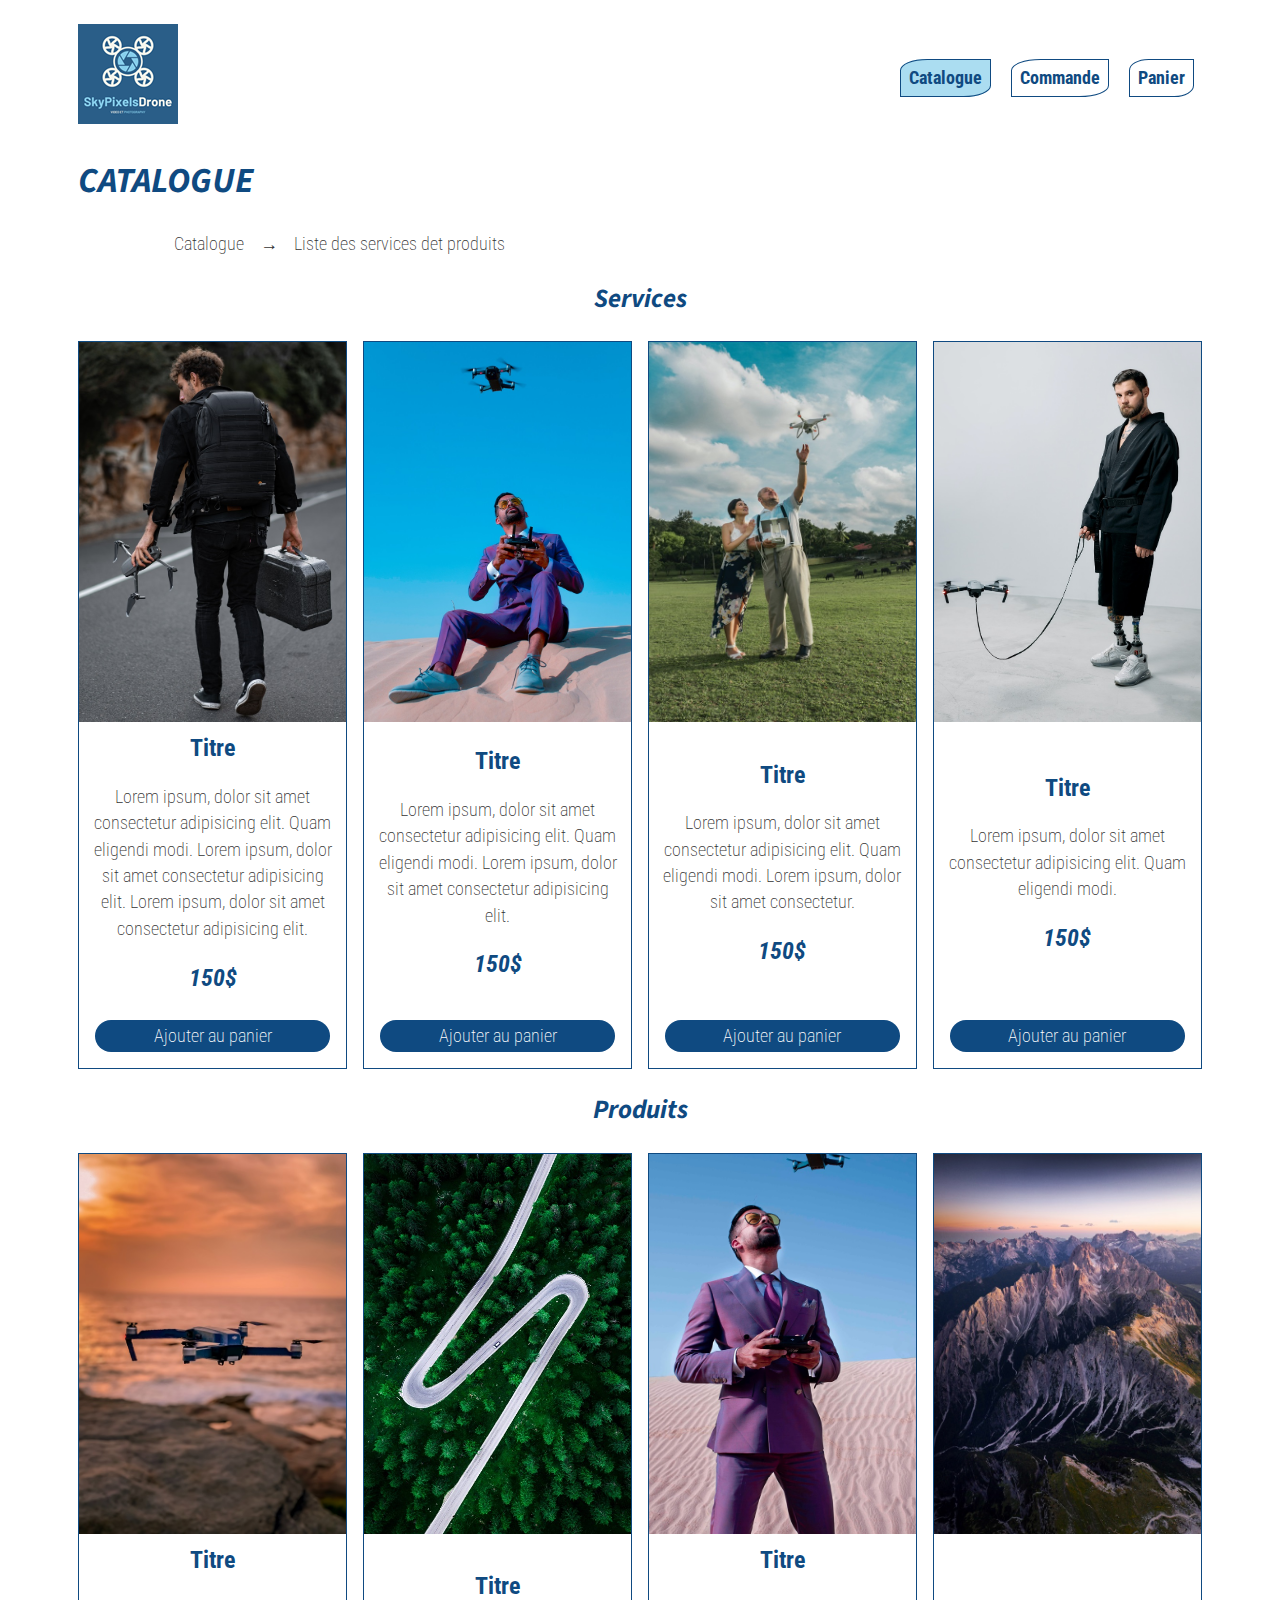
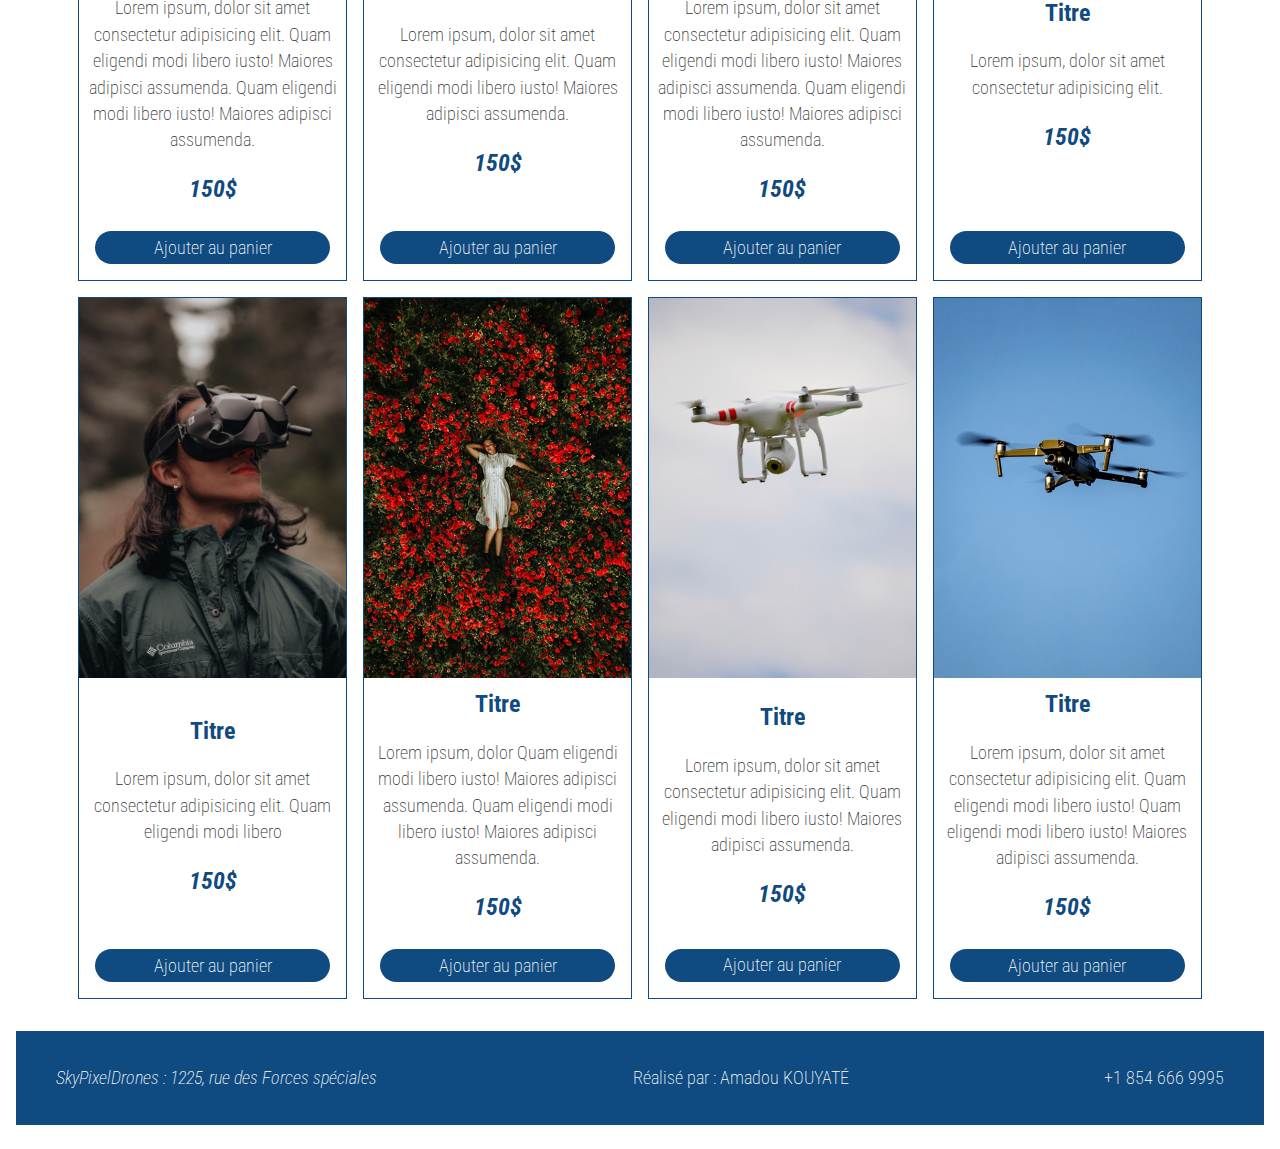
<file: catalogue.html>
<!DOCTYPE html>
<html lang="fr">

<head>
    <meta charset="utf-8">
    <title>SkyPixel-Drones</title>
    <meta name="description"
        content="Explorez le ciel avec SkyPixel Drones, votre destination ultime pour les passionnés de drones. Parcourez notre vaste sélection de drones de haute qualité, des modèles pour débutants aux appareils professionnels. Avec des marques de confiance et un service client exceptionnel, nous rendons l'expérience du vol à portée de main.">
    <meta name="viewport" content="width=device-width, initial-scale=1">

    <link rel="shortcut icon" href="favicon.ico" type="image/x-icon">
    <link rel="stylesheet" href="css/normalize.css" media="all">
    <link rel="stylesheet" href="css/styles.css" media="all">
</head>

<body>
    <header>
        <div class="container">
            <nav class="flex-box">
                <a href="index.html">
                    <img src="img/logo-large.png" alt="Logo du site" class="hide-on-mobile">
                    <img src="img/logo-petit.png" alt="Logo du site" class="show-on-mobile">
                </a>
                <ul class="hide-on-mobile">
                    <li class="lien-active"><a href="catalogue.html">Catalogue</a></li>
                    <li><a href="commande.html">Commande</a></li>
                    <li><a href="panier.html">Panier</a></li>
                </ul>
                <img src="img/hamburger_icon.svg" alt="Menu pour le mobile" class="show-on-mobile">
            </nav>
        </div>
    </header>
    <main>
        <div class="container">
            <h1>Catalogue</h1>
            <div class="breadcrumb">
                <ul>
                    <li><a href="catalogue.html">Catalogue</a><span>→</span></li>
                    <li>Liste des services det produits</li>
                </ul>
            </div>
            <section>
                <h2 class="titre-catalogue">Services</h2>
                <div class="grid-area">
                    <div class="card">
                        <div class="card-img">
                            <img src="img/port_cours_pilotage.jpg" alt="image de drone">
                        </div>
                        <div class="card-content">
                            <span class="card-title">Titre</span>
                            <p>
                                Lorem ipsum, dolor sit amet consectetur adipisicing elit.
                                Quam eligendi modi. Lorem ipsum, dolor sit amet consectetur adipisicing elit.
                                Lorem ipsum, dolor sit amet consectetur adipisicing elit.
                            </p>
                            <span class="prix">150$</span>
                        </div>
                        <a href="#">
                            <div class="card-btn">
                                Ajouter au panier
                            </div>
                        </a>
                    </div>
                    <div class="card">
                        <div class="card-img">
                            <img src="img/port_drone-client8.jpg" alt="image de drone">
                        </div>
                        <div class="card-content">
                            <span class="card-title">Titre</span>
                            <p>
                                Lorem ipsum, dolor sit amet consectetur adipisicing elit.
                                Quam eligendi modi. Lorem ipsum, dolor sit amet consectetur adipisicing elit.
                            </p>
                            <span class="prix">150$</span>
                        </div>
                        <a href="#">
                            <div class="card-btn">
                                Ajouter au panier
                            </div>
                        </a>
                    </div>
                    <div class="card">
                        <div class="card-img">
                            <img src="img/port_client4.jpg" alt="image de drone">
                        </div>
                        <div class="card-content">
                            <span class="card-title">Titre</span>
                            <p>
                                Lorem ipsum, dolor sit amet consectetur adipisicing elit.
                                Quam eligendi modi.
                                Lorem ipsum, dolor sit amet consectetur.

                            </p>
                            <span class="prix">150$</span>
                        </div>
                        <a href="#">
                            <div class="card-btn">
                                Ajouter au panier
                            </div>
                        </a>
                    </div>
                    <div class="card">
                        <div class="card-img">
                            <img src="img/port_cours_pilotage2.jpg" alt="image de drone">
                        </div>
                        <div class="card-content">
                            <span class="card-title">Titre</span>
                            <p>
                                Lorem ipsum, dolor sit amet consectetur adipisicing elit.
                                Quam eligendi modi.
                            </p>
                            <span class="prix">150$</span>
                        </div>
                        <a href="#">
                            <div class="card-btn">
                                Ajouter au panier
                            </div>
                        </a>
                    </div>
                </div>
            </section>
            <section>
                <h2 class="titre-catalogue">produits</h2>
                <div class="grid-area">
                    <div class="card">
                        <div class="card-img">
                            <img src="img/produits/port_drone-mer.jpg" alt="image de drone">
                        </div>
                        <div class="card-content">
                            <span class="card-title">Titre</span>
                            <p>
                                Lorem ipsum, dolor sit amet consectetur adipisicing elit.
                                Quam eligendi modi libero iusto! Maiores adipisci assumenda.
                                Quam eligendi modi libero iusto! Maiores adipisci assumenda.

                            </p>
                            <span class="prix">150$</span>
                        </div>
                        <a href="#">
                            <div class="card-btn">
                                Ajouter au panier
                            </div>
                        </a>
                    </div>
                    <div class="card">
                        <div class="card-img">
                            <img src="img/produits/port_route2.jpg" alt="image de drone">
                        </div>
                        <div class="card-content">
                            <span class="card-title">Titre</span>
                            <p>
                                Lorem ipsum, dolor sit amet consectetur adipisicing elit.
                                Quam eligendi modi libero iusto!
                                Maiores adipisci assumenda.
                            </p>
                            <span class="prix">150$</span>
                        </div>
                        <a href="#">
                            <div class="card-btn">
                                Ajouter au panier
                            </div>
                        </a>
                    </div>
                    <div class="card">
                        <div class="card-img">
                            <img src="img/produits/port_drone-client7.jpg" alt="image de drone">
                        </div>
                        <div class="card-content">
                            <span class="card-title">Titre</span>
                            <p>
                                Lorem ipsum, dolor sit amet consectetur adipisicing elit.
                                Quam eligendi modi libero iusto! Maiores adipisci assumenda.
                                Quam eligendi modi libero iusto! Maiores adipisci assumenda.
                            </p>
                            <span class="prix">150$</span>
                        </div>
                        <a href="#">
                            <div class="card-btn">
                                Ajouter au panier
                            </div>
                        </a>
                    </div>
                    <div class="card">
                        <div class="card-img">
                            <img src="img/produits/port_montagnes.jpg" alt="image de drone">
                        </div>
                        <div class="card-content">
                            <span class="card-title">Titre</span>
                            <p>
                                Lorem ipsum, dolor sit amet consectetur adipisicing elit.
                            </p>
                            <span class="prix">150$</span>
                        </div>
                        <a href="#">
                            <div class="card-btn">
                                Ajouter au panier
                            </div>
                        </a>
                    </div>
                    <div class="card">
                        <div class="card-img">
                            <img src="img/produits/port_client5.jpg" alt="image de drone">
                        </div>
                        <div class="card-content">
                            <span class="card-title">Titre</span>
                            <p>
                                Lorem ipsum, dolor sit amet consectetur adipisicing elit.
                                Quam eligendi modi libero
                            </p>
                            <span class="prix">150$</span>
                        </div>
                        <a href="#">
                            <div class="card-btn">
                                Ajouter au panier
                            </div>
                        </a>
                    </div>
                    <div class="card">
                        <div class="card-img">
                            <img src="img/produits/port_modele1.jpg" alt="image de drone">
                        </div>
                        <div class="card-content">
                            <span class="card-title">Titre</span>
                            <p>
                                Lorem ipsum, dolor
                                Quam eligendi modi libero iusto! Maiores adipisci assumenda.
                                Quam eligendi modi libero iusto! Maiores adipisci assumenda.
                            </p>
                            <span class="prix">150$</span>
                        </div>
                        <a href="#">
                            <div class="card-btn">
                                Ajouter au panier
                            </div>
                        </a>
                    </div>
                    <div class="card">
                        <div class="card-img">
                            <img src="img/produits/drone-02.jpg" alt="image de drone">
                        </div>
                        <div class="card-content">
                            <span class="card-title">Titre</span>
                            <p>
                                Lorem ipsum, dolor sit amet consectetur adipisicing elit.
                                Quam eligendi modi libero iusto! Maiores adipisci assumenda.
                            </p>
                            <span class="prix">150$</span>
                        </div>
                        <a href="#">
                            <div class="card-btn">
                                Ajouter au panier
                            </div>
                        </a>
                    </div>
                    <div class="card">
                        <div class="card-img">
                            <img src="img/produits/drone-09.jpg" alt="image de drone">
                        </div>
                        <div class="card-content">
                            <span class="card-title">Titre</span>
                            <p>
                                Lorem ipsum, dolor sit amet consectetur adipisicing elit.
                                Quam eligendi modi libero iusto!
                                Quam eligendi modi libero iusto! Maiores adipisci assumenda.
                            </p>
                            <span class="prix">150$</span>
                        </div>
                        <a href="#">
                            <div class="card-btn">
                                Ajouter au panier
                            </div>
                        </a>
                    </div>
                </div>
            </section>
        </div>
    </main>
    <footer class="flex-box">
        <address>
            SkyPixelDrones : 1225, rue des Forces spéciales
        </address>
        <p>
            Réalisé par : Amadou KOUYAT&Eacute;
        </p>
        <a href="tel:+18546669995">+1 854 666 9995</a>
    </footer>
</body>

</html>
</file>
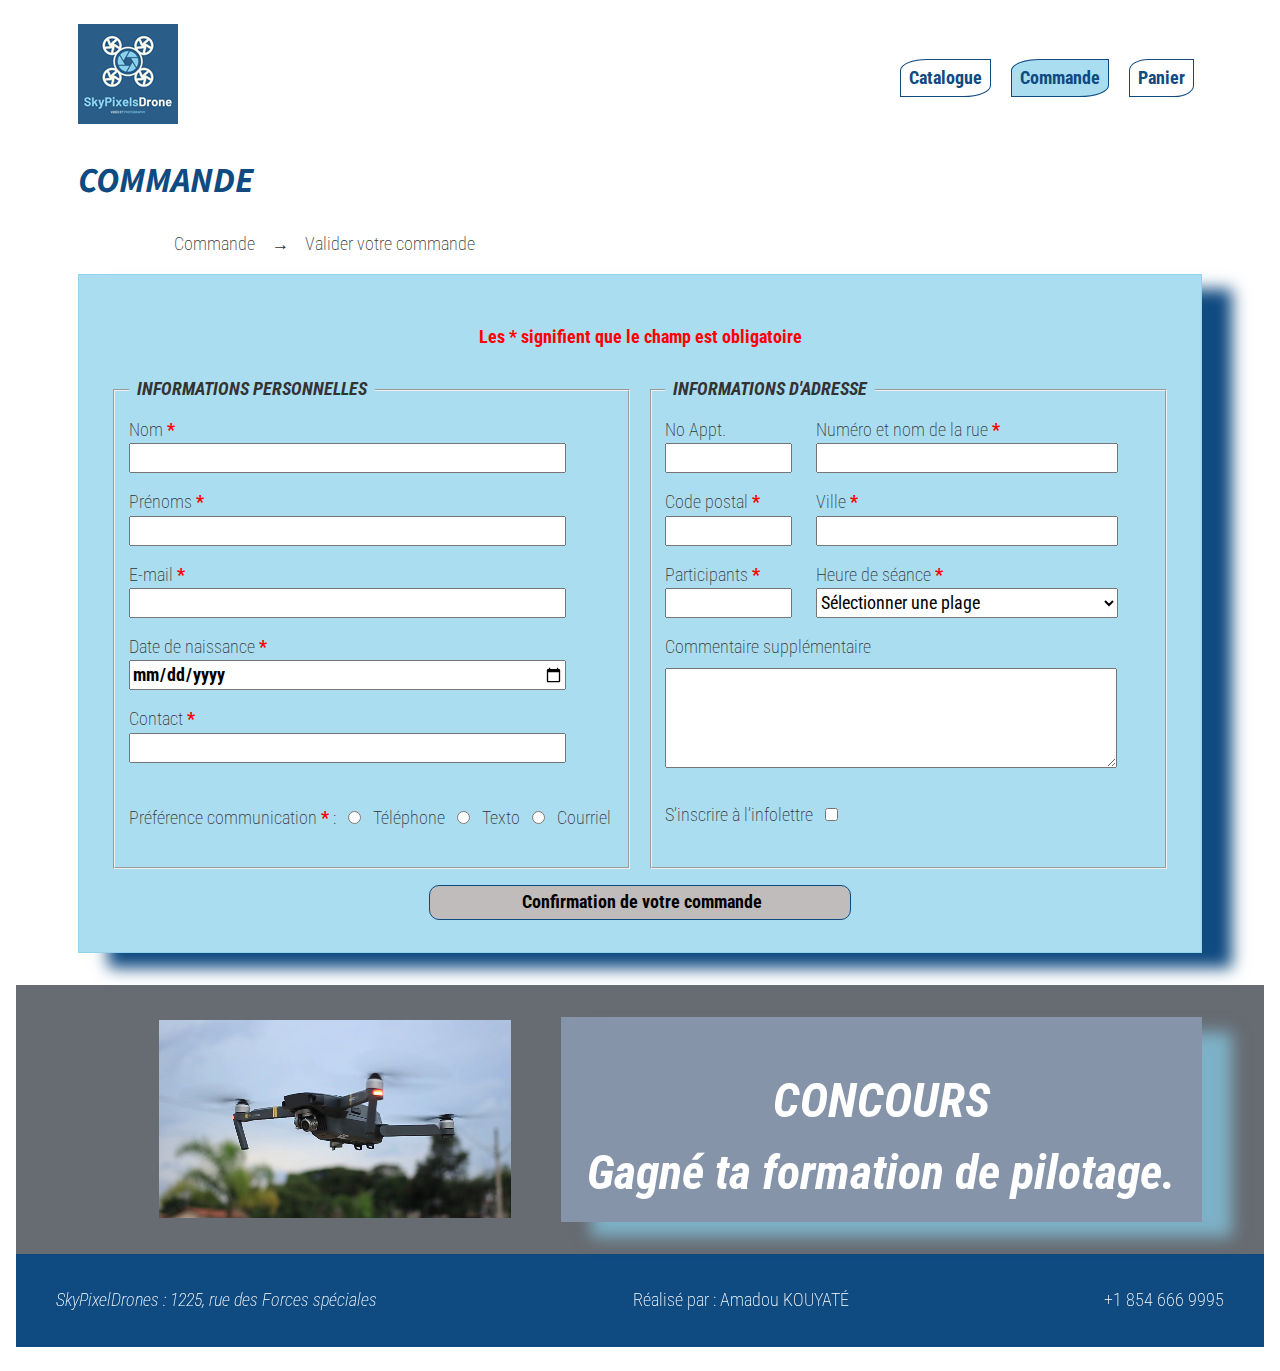
<file: commande.html>
<!DOCTYPE html>
<html lang="fr">

<head>
    <meta charset="utf-8">
    <title>SkyPixel-Drones</title>
    <meta name="description"
        content="Explorez le ciel avec SkyPixel Drones, votre destination ultime pour les passionnés de drones. Parcourez notre vaste sélection de drones de haute qualité, des modèles pour débutants aux appareils professionnels. Avec des marques de confiance et un service client exceptionnel, nous rendons l'expérience du vol à portée de main.">
    <meta name="viewport" content="width=device-width, initial-scale=1">

    <link rel="shortcut icon" href="favicon.ico" type="image/x-icon">
    <link rel="stylesheet" href="css/normalize.css" media="all">
    <link rel="stylesheet" href="css/styles.css" media="all">
</head>

<body>
    <header>
        <div class="container">
            <nav class="flex-box">
                <a href="index.html">
                    <img src="img/logo-large.png" alt="Logo du site" class="hide-on-mobile">
                    <img src="img/logo-petit.png" alt="Logo du site" class="show-on-mobile">
                </a>
                <ul class="hide-on-mobile">
                    <li><a href="catalogue.html">Catalogue</a></li>
                    <li class="lien-active"><a href="commande.html">Commande</a></li>
                    <li><a href="panier.html">Panier</a></li>
                </ul>
                <img src="img/hamburger_icon.svg" alt="Menu pour le mobile" class="show-on-mobile">
            </nav>
        </div>
    </header>
    <main>
        <div class="container">
            <h1>Commande</h1>
            <div class="breadcrumb">
                <ul>
                    <li><a href="commande.html">Commande</a><span>→</span></li>
                    <li>Valider votre commande</li>
                </ul>
            </div>
            <div class="form-box">
                <p>Les * signifient que le champ est obligatoire</p>
                <form action="confirmation.html">
                    <div class="grid-2-column">
                        <fieldset>
                            <legend>Informations personnelles</legend>
                            <div>
                                <label for="textNom">Nom <span>*</span> </label>
                                <input type="text" name="textNom" id="textNom" required>
                            </div>
                            <div>
                                <label for="textPrenom">Prénoms <span>*</span> </label>
                                <input type="text" name="textPrenom" id="textPrenom" required>
                            </div>
                            <div>
                                <label for="textEmail">E-mail <span>*</span> </label>
                                <input type="email" name="textEmail" id="textEmail" required>
                            </div>
                            <div>
                                <label for="textDateNaissanse">Date de naissance <span>*</span> </label>
                                <input type="date" name="textDateNaissanse" id="textDateNaissanse" required>
                            </div>
                            <div>
                                <label for="textTel">Contact <span>*</span></label>
                                <input type="tel" name="textTel" id="textTel" required>
                            </div>
                            <div>
                                <label for="telephone_preference">Préférence communication <span>*</span> :</label>
                                <input type="radio" name="preference" id="telephone_preference" value="Telephone"
                                    required>
                                <label for="telephone_preference">Téléphone</label>

                                <input type="radio" name="preference" id="texto_preference" value="Texto">
                                <label for="texto_preference">Texto</label>

                                <input type="radio" name="preference" id="courriel_preference" value="Courriel">
                                <label for="courriel_preference">Courriel</label>
                            </div>
                        </fieldset>
                        <fieldset>
                            <legend>Informations d'adresse</legend>
                            <div class="flex-box format-mobile">
                                <div class="input-inline-block col-1">
                                    <label for="textApp">No Appt.</label>
                                    <input type="text" name="textApp" id="textApp">
                                </div>
                                <div class="input-inline-block col-3">
                                    <label for="textNomRue">Numéro et nom de la rue <span>*</span> </label>
                                    <input type="text" name="textNomRue" id="textNomRue" required>
                                </div>
                            </div>
                            <div class="flex-box format-mobile">
                                <div class="input-inline-block col-1">
                                    <label for="textCodePost">Code postal <span>*</span></label>
                                    <input type="text" name="textCodePost" id="textCodePost" required>
                                </div>
                                <div class="input-inline-block col-3">
                                    <label for="textVille">Ville <span>*</span></label>
                                    <input type="text" name="textVille" id="textVille" required>
                                </div>
                            </div>
                            <div class="flex-box format-mobile">
                                <div class="input-inline-block col-1">
                                    <label for="textParticipant">Participants <span>*</span></label>
                                    <input type="number" max="4" min="1" name="textParticipant" id="textParticipant"
                                        required>
                                </div>
                                <div class="col-3">
                                    <label for="heureSeance"> Heure de séance <span>*</span></label>
                                    <select name="heureSeance" id="heureSeance" required>
                                        <option value=""> Sélectionner une plage </option>
                                        <option value="9h30-12h00">9 h 30 à 12 h 00</option>
                                        <option value="13h30-16h00">13 h 30 à 16 h 00</option>
                                        <option value="19h30-21h00">19 h 30 à 21 h 00</option>
                                        <option value="21h30-00h00"> 21 h 30 à 00 h 00</option>
                                    </select>
                                </div>
                            </div>
                            <div>
                                <label for="textCommentaire">Commentaire supplémentaire</label>
                                <textarea name="textCommentaire" id="textCommentaire" maxlength="150"></textarea>
                            </div>
                            <div>
                                <label for="infolettre">S’inscrire à l’infolettre</label>
                                <input type="checkbox" name="infolettre" id="infolettre" value="infolettre">
                            </div>
                        </fieldset>
                    </div>
                    <div class="form-btn">
                        <input type="submit" id="Envoyer" value=" Confirmation de votre commande">
                    </div>
                </form>
            </div>
        </div>
        <div class="theme-sombre">
            <div class="flex-box container">
                <div class="video-concour">
                    <video loop autoplay muted>
                        <source src="medias/drone.mp4" type="video/mp4">
                    </video>
                </div>
                <div class="slogan-concour theme-clair">
                    <p>
                        CONCOURS <br> Gagné ta formation de pilotage.
                    </p>
                </div>
            </div>
        </div>
    </main>
    <footer class="flex-box concour">
        <address>
            SkyPixelDrones : 1225, rue des Forces spéciales
        </address>
        <p>
            Réalisé par : Amadou KOUYAT&Eacute;
        </p>
        <a href="tel:+18546669995">+1 854 666 9995</a>
    </footer>
</body>

</html>
</file>
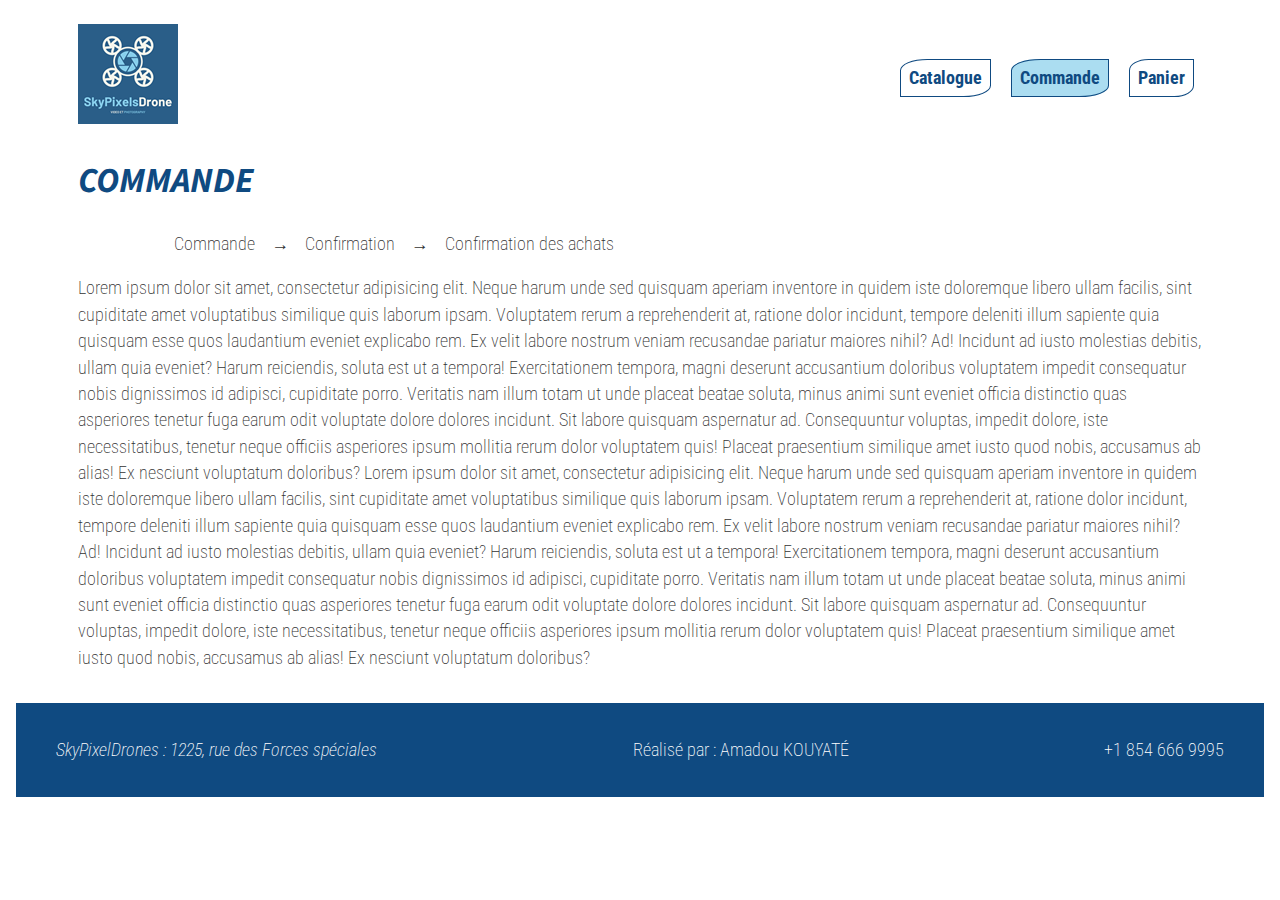
<file: confirmation.html>
<!DOCTYPE html>
<html lang="fr">

<head>
    <meta charset="utf-8">
    <title>SkyPixel-Drones</title>
    <meta name="description"
        content="Explorez le ciel avec SkyPixel Drones, votre destination ultime pour les passionnés de drones. Parcourez notre vaste sélection de drones de haute qualité, des modèles pour débutants aux appareils professionnels. Avec des marques de confiance et un service client exceptionnel, nous rendons l'expérience du vol à portée de main.">
    <meta name="viewport" content="width=device-width, initial-scale=1">

    <link rel="shortcut icon" href="favicon.ico" type="image/x-icon">
    <link rel="stylesheet" href="css/normalize.css" media="all">
    <link rel="stylesheet" href="css/styles.css" media="all">
</head>

<body>
    <header>
        <div class="container">
            <nav class="flex-box">
                <a href="index.html">
                    <img src="img/logo-large.png" alt="Logo du site" class="hide-on-mobile">
                    <img src="img/logo-petit.png" alt="Logo du site" class="show-on-mobile">
                </a>
                <ul class="hide-on-mobile">
                    <li><a href="catalogue.html">Catalogue</a></li>
                    <li class="lien-active"><a href="commande.html">Commande</a></li>
                    <li><a href="panier.html">Panier</a></li>
                </ul>
                <img src="img/hamburger_icon.svg" alt="Menu pour le mobile" class="show-on-mobile">
            </nav>
        </div>
    </header>
    <main>
        <div class="container">
            <h1>Commande</h1>
            <div class="breadcrumb">
                <ul>
                    <li><a href="commande.html">Commande</a><span>→</span></li>
                    <li><a href="#">Confirmation</a><span>→</span></li>
                    <li>Confirmation des achats</li>
                </ul>
            </div>
            <p>
                Lorem ipsum dolor sit amet, consectetur adipisicing elit. Neque harum unde sed quisquam aperiam
                inventore in quidem iste doloremque libero ullam facilis, sint cupiditate amet voluptatibus similique
                quis laborum ipsam.
                Voluptatem rerum a reprehenderit at, ratione dolor incidunt, tempore deleniti illum sapiente quia
                quisquam esse quos laudantium eveniet explicabo rem. Ex velit labore nostrum veniam recusandae pariatur
                maiores nihil? Ad!
                Incidunt ad iusto molestias debitis, ullam quia eveniet? Harum reiciendis, soluta est ut a tempora!
                Exercitationem tempora, magni deserunt accusantium doloribus voluptatem impedit consequatur nobis
                dignissimos id adipisci, cupiditate porro.
                Veritatis nam illum totam ut unde placeat beatae soluta, minus animi sunt eveniet officia distinctio
                quas asperiores tenetur fuga earum odit voluptate dolore dolores incidunt. Sit labore quisquam
                aspernatur ad.
                Consequuntur voluptas, impedit dolore, iste necessitatibus, tenetur neque officiis asperiores ipsum
                mollitia rerum dolor voluptatem quis! Placeat praesentium similique amet iusto quod nobis, accusamus ab
                alias! Ex nesciunt voluptatum doloribus?

                Lorem ipsum dolor sit amet, consectetur adipisicing elit. Neque harum unde sed quisquam aperiam
                inventore in quidem iste doloremque libero ullam facilis, sint cupiditate amet voluptatibus similique
                quis laborum ipsam.
                Voluptatem rerum a reprehenderit at, ratione dolor incidunt, tempore deleniti illum sapiente quia
                quisquam esse quos laudantium eveniet explicabo rem. Ex velit labore nostrum veniam recusandae pariatur
                maiores nihil? Ad!
                Incidunt ad iusto molestias debitis, ullam quia eveniet? Harum reiciendis, soluta est ut a tempora!
                Exercitationem tempora, magni deserunt accusantium doloribus voluptatem impedit consequatur nobis
                dignissimos id adipisci, cupiditate porro.
                Veritatis nam illum totam ut unde placeat beatae soluta, minus animi sunt eveniet officia distinctio
                quas asperiores tenetur fuga earum odit voluptate dolore dolores incidunt. Sit labore quisquam
                aspernatur ad.
                Consequuntur voluptas, impedit dolore, iste necessitatibus, tenetur neque officiis asperiores ipsum
                mollitia rerum dolor voluptatem quis! Placeat praesentium similique amet iusto quod nobis, accusamus ab
                alias! Ex nesciunt voluptatum doloribus?
            </p>
        </div>
    </main>
    <footer class="flex-box">
        <address>
            SkyPixelDrones : 1225, rue des Forces spéciales
        </address>
        <p>
            Réalisé par : Amadou KOUYAT&Eacute;
        </p>
        <a href="tel:+18546669995">+1 854 666 9995</a>
    </footer>
</body>

</html>
</file>
<file: css/styles.css>
/* ------ Général ------ */

/* Polices */
@import url('https://fonts.googleapis.com/css2?family=Roboto+Condensed:wght@200&family=Source+Sans+3:ital,wght@1,300&display=swap');

/* Installation des polices*/

*{box-sizing: border-box;}

.container{
	width: 90%;
	max-width: 1200px;
	margin: 0 auto;
}

/* ------- Theme -------- */
/* Couleurs */
.palette {
	color: #F3F7F3; /* Teintes claires - Utilisez cette couleur comme arrière-plan pour vos conceptions sombres sur clair, ou la couleur du texte d'une conception inversée. */
	color: #8594A9; /* Accent léger - Les couleurs d'accent peuvent être utilisées pour attirer l'attention sur les éléments de conception en contrastant avec le reste de la palette.*/
	color: #F4592F; /* Couleur principale de la marque - Cette couleur doit être accrocheuse mais pas dure. Il peut être appliqué généreusement à votre mise en page en tant qu'identité principale.*/
	color: #BB3C51; /* Touche sombre - Une autre couleur d'accent à considérer. Il n'est pas nécessaire d'utiliser toutes les couleurs - parfois, un schéma de couleurs simple fonctionne mieux.*/
	color: #676B72; /* Nuances sombres - Utilisez-le comme couleur de texte pour les motifs sombres sur clair ou comme arrière-plan pour les motifs inversés.*/
}

.fond-couleur-marque {
	background-color: #F4592F;
	color: #F3F7F3;
}
.theme-sombre {
	background-color: #676B72;
	color: #F3F7F3;
}
.theme-sombre a {
	color: #8594A9;
}

.theme-clair {
	background-color: #8594A9;
	color: #201520;
}

/* Style Général */
body {
	font-family: "Roboto Condensed", sans-serif;
	font-weight: 200;
	font-style: normal;
	color: #333;
	line-height: 1.5;
	font-size: 1.1rem;
	padding: 0 1rem;
	margin-bottom: 1.5rem;
}

h1, h2, h3, h4, h5, h6{
	font-family: "Source Sans 3";
	font-weight: bold;
	font-style: italic;
	color: #0F4A81;
	text-transform: uppercase;
}

a {
	text-decoration: none;
}

header {
	margin-top: 1.5rem;
}

.invisible {
	display: none;
}

.flex-box {
	display: flex;
	justify-content: space-between;
	align-items: center;
}
  
/* menu de navigation*/
nav li {
	display: inline;
	padding: 0.5rem;
	margin: 0.5rem;
	border-radius: 30% 0%;
	border: 1px solid #0F4A81;	
	font-weight: bold;
}

nav li a{
	display: inline-block;
	color: #0F4A81;
}

nav li:hover{
	border: 1px solid #0F4A81;	
	background-color: rgb(135,206,235,0.7);
}

.lien-active {
	border-radius: 30% 0%;
	border: 1px solid #0F4A81;	
	background-color: rgb(135,206,235,0.7);
}

/* Banniere */
.bannier{
	margin:2rem 0;
}

.bannier video {
	width: 100%;
	max-height: 600px;
	object-fit: none;
}

/*breadcrumb*/
.breadcrumb {
	padding: 0 1rem;
	margin-bottom: 1rem;
	margin-left: 5rem;
}
  
.breadcrumb ul {
	display: flex;
	flex-wrap: wrap;
	list-style: none;
	margin: 0;
	padding: 0;
}
.breadcrumb a {
	color: #333;
}
.breadcrumb span {
	padding: 1rem;
} 

/*Titre catalogue*/
.titre-catalogue{
	text-align: center;
	text-transform: capitalize;
}

/*Gride*/	
.grid-area {
	display: grid;
	grid-template-columns: repeat(4, 1fr);
	gap: 1rem;
}

.grid-area img, .grid-area video{
	width: 100%;
	height: 100%;
}

.grid-area img {
	object-fit: cover;
	object-position: center top;
}

.grid-area video{
	object-fit: none;
}

.fusionne-2col-2row {
	grid-column: 2 span;
	grid-row: 2 span;
}

.fusionne-2col {
	grid-column: 2 span;
}

.fusionne-2row {
	grid-row: 2 span;
}

/*Card*/
.card {
	text-align: center;
	border: 1px solid #0F4A81;
	display: flex;
	flex-direction: column;
	justify-content: space-between;
}

.card-img {
	height: 380px;
} 

.card-img img {
	width: 100%;
	height: 100%;
} 

.card-content {
	padding: 0.5rem;
}

.card-title {
	color: #0F4A81;
	font-weight:bold;
	font-size: 1.5rem;
}

.prix {
	color: #0F4A81;
	font-weight: 700;
	font-size: 1.5rem;
	font-style: italic;
}

.card-btn {
	background-color: #0F4A81;
	color: #fff;
	border-radius: 20px;
	padding: 0.2rem;
	margin: 1rem;
}

.card:hover{
	box-shadow: 10px 15px 15px rgb(135,206,235,0.8);
}

/*Autres propriétés CSS*/
.video-concour {
	width: 40%;
	padding: 0.5rem;
	height: 230px;
}

.video-concour video {
	padding: 0.5rem;
	margin: 0 3rem 0 2rem;
	width: 100%;
	height: 100%;
	object-fit: contain;
	object-position: center;
}

.col-1 {
	width: 29%;
}

.col-3 {
	width: 69%;
}

/*Formulaire */

.grid-2-column {
	display: grid;
	grid-template-columns: repeat(2, 1fr);
	gap: 1rem;
}

.form-box {
	background-color: rgb(135,206,235,0.7);
	box-shadow: 30px 15px 15px #0F4A81;
	border: solid 1px rgb(135,206,235,0.7);
	margin-bottom: 2rem;
	padding: 2rem;
	color: #333;
}

.form-box > p {
	text-align: center;
	color: red;
	font-weight: bold;
}

fieldset > legend {
	font-weight:bold;
	font-style: oblique;
	padding: 0.5rem;
	text-transform: uppercase;
}

fieldset > div > input, select {
	display: block;
	margin-bottom: 1rem;
}

input[type=radio],input[type=checkbox] {
	display: inline-block;
	margin: 2rem 0.5rem;
}

fieldset span {
	color: red;
	font-weight:bold;
}

.input-inline-block {
	display: inline-block;
	margin-bottom: 1rem;
}

input[type=text],input[type=email],input[type=date], input[type=tel],input[type=number]{
	width: 90%;
	height: 30px;
	font-weight: bold;
}

input:focus, textarea:focus{
	box-shadow: 0 0 4px 4px rgb(193, 188, 188);
}

textarea {
	width: 93%;
	height: 100px;
	font-weight: bold;
	margin-top: 0.5rem;
}

select {
	width: 90%;
	height: 30px;
}

.form-btn {
	margin-top: 1rem;
	text-align: center;
}

input[type=submit]{
	border: 1.5px solid #0F4A81;
	border-radius: 10px;
	width: 40%;
	height: 35px;
	font-weight:bold;
	cursor: pointer;
	background-color: rgb(193, 188, 188);
}

/* Slogan */
.slogan {
	background-color: rgb(135,206,235,0.7);
	text-align: center;
	font-size: 6rem;
	font-weight:bold;
	font-style: oblique;
}

.slogan-concour {
	margin:2rem 0 2rem 0;
	width: 57%;
	height: 205px;
	box-shadow: 30px 15px 15px rgb(135,206,235,0.7);
}

.slogan-concour p{
	text-align: center;
	font-size: 3rem;
	font-weight:bold;
	font-style: oblique;
	color: #fff;
}

/*Panier*/ 
.panier > li {
	font-weight: bold;
	font-size:35px;
	list-style-image: url('../img/drone-icon.png');
	margin: 1.5rem;
}

ul.panier li > ul > li {
	background-color: rgb(135,206,235,0.7);
	margin: 0.5rem 0;
	margin-left: 1.5rem;
	padding: 0.5rem;
	list-style: none;
	font-size:medium;
	font-weight: 200;
}

.facture {
	background-color: rgb(135,206,235,0.7);
	padding: 0.1rem 1.5rem;
	margin-top: 0.5rem;
}

.facture ul, main ul {
	list-style: none;
	padding-inline-start: 0;
}

.sous-total, .total, .facture p {
	font-weight: bold;
	text-transform: capitalize;
}

aside > p {
	background-color: #0F4A81;
	color: #fff;
	font-weight: bold;
	text-align: center;
	border-radius: 10px;
	cursor: pointer;
}

/* footer */
footer {
	background-color: #0F4A81;
	color: #fff;
	padding: 1rem 2.5rem;
	margin-top: 2rem;
}

footer a {
	color: #fff;
}

footer.concour {
	margin-top:0;
}

.show-on-mobile {
	display: none;
}

/* ------------- */
/* MEDIA QUERIES */
/* ------------- */

@media screen and (max-width: 1200px) {
    body:before {
        content: "Écran MEDIUM (portable)";
        display: block;
        text-align: center;
        font-weight: bold;
        background-color: #0F4A81;
        color: #f6f5ec;
    }

	.grid-area {
		grid-template-columns: repeat(3, 1fr);
	}

	.fusionne-2col-2row {
		grid-column: 3 span;
		grid-row: 3 span;
	}
	
	.fusionne-2col {
		grid-column: 1 span;
		grid-row-start: 6;
	}
	
	.fusionne-2row {
		grid-row: 1 span;
		grid-row-start: 2;
	}

	.card-img {
		height: 550px;
	} 

	.grid-2-column {
		grid-template-columns: repeat(1, 1fr);
	}

	input[type=text],input[type=email],input[type=date], input[type=tel],input[type=number]{
		width: 100%;
	}
	
	textarea {
		width: 100%;
	}
	
	select {
		width: 100%;
	}
	
	input[type=submit]{
		width: 50%;
	}

	.slogan-concour {
		margin-left: 3rem;
		height: 190px;
		width: 70%;
	}
	
	.video-concour {
		height: 200px;
		padding: 0;
	}

	.fusionne-2col-2row video, .fusionne-2col video {
		object-fit: cover;
	}
}

@media screen and (max-width: 960px) {
    body:before {
        content: "Écran SMALL (tablette)";
        display: block;
        text-align: center;
        font-weight: bold;
        background-color: #0F4A81;
        color: #f6f5ec;
    }

	.grid-area {
		grid-template-columns: repeat(2, 1fr);
	}

	.fusionne-2col-2row {
		grid-column: 2 span;
		grid-row: 1 span;
	}

	.fusionne-2col {
		grid-column: 1 span;
		grid-row-start: 4;
	}

	.fusionne-2row {
		grid-row: 1 span;
		grid-row-start: 7;
	}

	.grid-isole {
		grid-row-start: 8;
	}
	
	.card-img {
		height: 550px;
	} 

	.slogan-concour {
		margin-left: 3rem;
		height: 170px;
		width: 60%;
	}
	.slogan-concour p{
		font-size: 2rem;
	}
	.video-concour {
		height: 200px;
		padding: 0;
	}

	.col-1 {
		width: 49%;
	}
	
	.col-3 {
		width: 49%;
	}

	.hide-on-mobile {
		display: none;
	}

	.show-on-mobile {
		display: block !important;
	}
	
	.fusionne-2col-2row video, .fusionne-2col video {
		object-fit: cover;
		object-position: center;
	}
}

@media screen and (max-width: 570px) {
    body:before {
        content: "Écran XSMALL (téléphone)";
        display: block;
        text-align: center;
        font-weight: bold;
        background-color: #0F4A81;
        color: #f6f5ec;
    }
	
	.grid-area, footer {
		display: flex;
		flex-direction: column;
		justify-content: space-between;
	}

	.slogan {
		font-size: 3rem;
	}

	.card-img {
		height: 600px;
	} 
	
	input[type=radio],input[type=checkbox] {
		margin: 0.5rem 0.5rem;
	}
	
	.theme-sombre .flex-box {
		flex-direction: column;
		justify-content: space-between;
	} 

	.video-concour {
		width: 100%;
		height: 250px;
		margin-top: 1rem;
		border: 1px solid #ffF;
		display: flex;
		justify-content: center;
	}

	.video-concour video {
		object-fit: none;
		object-position: center;
		padding-left: 1.5rem;
	}
	
	.slogan-concour {
		margin: 2rem 0 2rem 0;
		width: 100%;
		height: 150px;
	}
	
	.slogan-concour p{
		font-size: 2rem;
	}

	.pannier-facture-mobile {
		display: flex;
		flex-direction: column;
		justify-content: space-between;
	}

	.col-3 {
		width: 100%;
	}

	.col-1 {
		width: 100%;
	}

	.hide-on-mobile {
		display: none;
	}

	.show-on-mobile {
		display: block !important;
	}

	.fusionne-2col-2row video, .fusionne-2col video {
		object-fit: contain;
		object-position: center;
	}

	.format-mobile {
		flex-direction: column !important;
		margin-bottom: 0.5rem;
	}
}

@media print {
	footer , header {
		display: none;
	}
}
</file>
